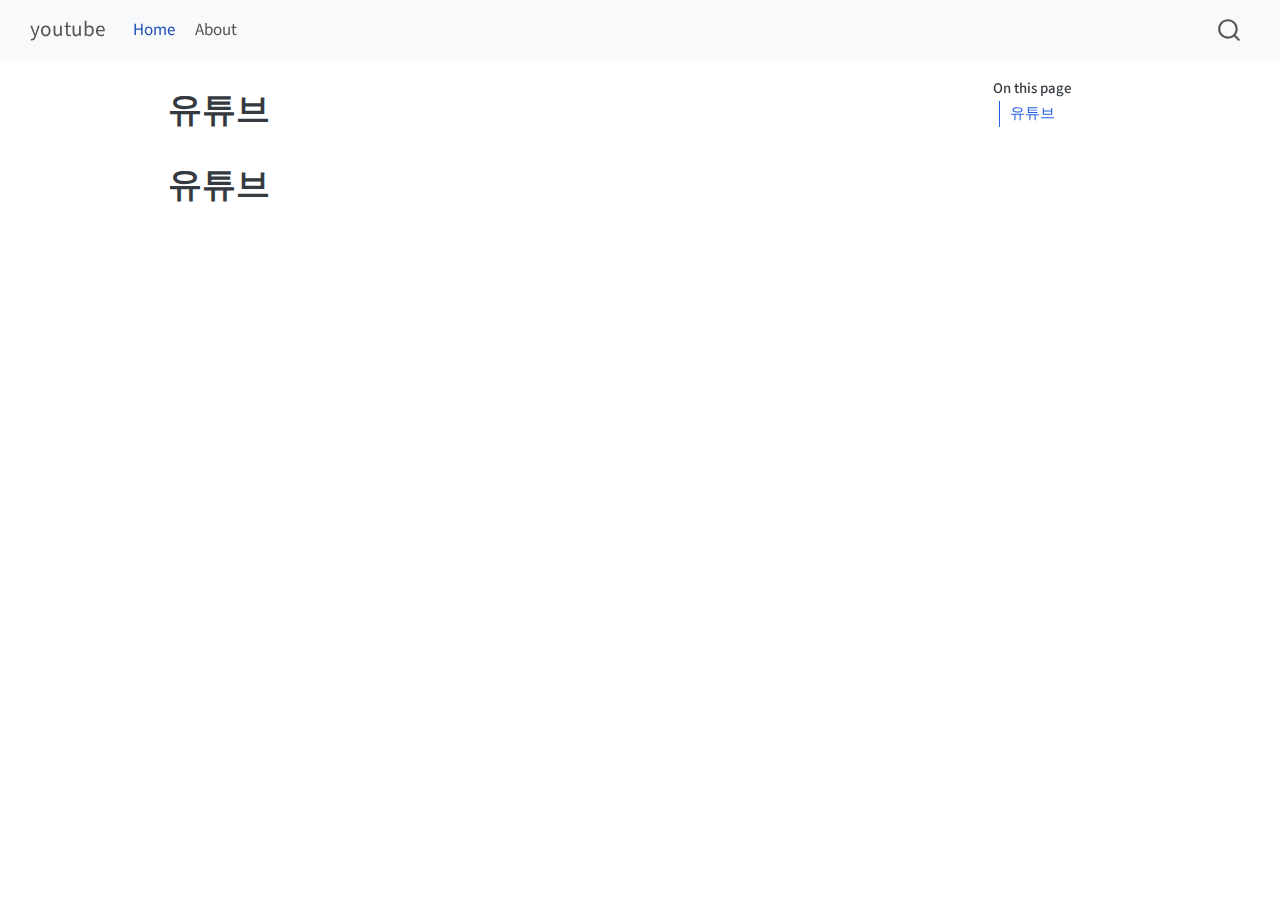
<file: docs/index.html>
<!DOCTYPE html>
<html xmlns="http://www.w3.org/1999/xhtml" lang="en" xml:lang="en"><head>

<meta charset="utf-8">
<meta name="generator" content="quarto-1.4.552">

<meta name="viewport" content="width=device-width, initial-scale=1.0, user-scalable=yes">


<title>youtube - 유튜브</title>
<style>
code{white-space: pre-wrap;}
span.smallcaps{font-variant: small-caps;}
div.columns{display: flex; gap: min(4vw, 1.5em);}
div.column{flex: auto; overflow-x: auto;}
div.hanging-indent{margin-left: 1.5em; text-indent: -1.5em;}
ul.task-list{list-style: none;}
ul.task-list li input[type="checkbox"] {
  width: 0.8em;
  margin: 0 0.8em 0.2em -1em; /* quarto-specific, see https://github.com/quarto-dev/quarto-cli/issues/4556 */ 
  vertical-align: middle;
}
</style>


<script src="site_libs/quarto-nav/quarto-nav.js"></script>
<script src="site_libs/quarto-nav/headroom.min.js"></script>
<script src="site_libs/clipboard/clipboard.min.js"></script>
<script src="site_libs/quarto-search/autocomplete.umd.js"></script>
<script src="site_libs/quarto-search/fuse.min.js"></script>
<script src="site_libs/quarto-search/quarto-search.js"></script>
<meta name="quarto:offset" content="./">
<script src="site_libs/quarto-html/quarto.js"></script>
<script src="site_libs/quarto-html/popper.min.js"></script>
<script src="site_libs/quarto-html/tippy.umd.min.js"></script>
<script src="site_libs/quarto-html/anchor.min.js"></script>
<link href="site_libs/quarto-html/tippy.css" rel="stylesheet">
<link href="site_libs/quarto-html/quarto-syntax-highlighting.css" rel="stylesheet" id="quarto-text-highlighting-styles">
<script src="site_libs/bootstrap/bootstrap.min.js"></script>
<link href="site_libs/bootstrap/bootstrap-icons.css" rel="stylesheet">
<link href="site_libs/bootstrap/bootstrap.min.css" rel="stylesheet" id="quarto-bootstrap" data-mode="light">
<script id="quarto-search-options" type="application/json">{
  "location": "navbar",
  "copy-button": false,
  "collapse-after": 3,
  "panel-placement": "end",
  "type": "overlay",
  "limit": 50,
  "keyboard-shortcut": [
    "f",
    "/",
    "s"
  ],
  "show-item-context": false,
  "language": {
    "search-no-results-text": "No results",
    "search-matching-documents-text": "matching documents",
    "search-copy-link-title": "Copy link to search",
    "search-hide-matches-text": "Hide additional matches",
    "search-more-match-text": "more match in this document",
    "search-more-matches-text": "more matches in this document",
    "search-clear-button-title": "Clear",
    "search-text-placeholder": "",
    "search-detached-cancel-button-title": "Cancel",
    "search-submit-button-title": "Submit",
    "search-label": "Search"
  }
}</script>


<link rel="stylesheet" href="styles.css">
</head>

<body class="nav-fixed">

<div id="quarto-search-results"></div>
  <header id="quarto-header" class="headroom fixed-top">
    <nav class="navbar navbar-expand-lg " data-bs-theme="dark">
      <div class="navbar-container container-fluid">
      <div class="navbar-brand-container mx-auto">
    <a class="navbar-brand" href="./index.html">
    <span class="navbar-title">youtube</span>
    </a>
  </div>
            <div id="quarto-search" class="" title="Search"></div>
          <button class="navbar-toggler" type="button" data-bs-toggle="collapse" data-bs-target="#navbarCollapse" aria-controls="navbarCollapse" aria-expanded="false" aria-label="Toggle navigation" onclick="if (window.quartoToggleHeadroom) { window.quartoToggleHeadroom(); }">
  <span class="navbar-toggler-icon"></span>
</button>
          <div class="collapse navbar-collapse" id="navbarCollapse">
            <ul class="navbar-nav navbar-nav-scroll me-auto">
  <li class="nav-item">
    <a class="nav-link active" href="./index.html" aria-current="page"> 
<span class="menu-text">Home</span></a>
  </li>  
  <li class="nav-item">
    <a class="nav-link" href="./about.html"> 
<span class="menu-text">About</span></a>
  </li>  
</ul>
          </div> <!-- /navcollapse -->
          <div class="quarto-navbar-tools">
</div>
      </div> <!-- /container-fluid -->
    </nav>
</header>
<!-- content -->
<div id="quarto-content" class="quarto-container page-columns page-rows-contents page-layout-article page-navbar">
<!-- sidebar -->
<!-- margin-sidebar -->
    <div id="quarto-margin-sidebar" class="sidebar margin-sidebar">
        <nav id="TOC" role="doc-toc" class="toc-active">
    <h2 id="toc-title">On this page</h2>
   
  <ul>
  <li><a href="#유튜브" id="toc-유튜브" class="nav-link active" data-scroll-target="#유튜브">유튜브</a></li>
  </ul>
</nav>
    </div>
<!-- main -->
<main class="content" id="quarto-document-content">

<header id="title-block-header" class="quarto-title-block default">
<div class="quarto-title">
<h1 class="title">유튜브</h1>
</div>



<div class="quarto-title-meta">

    
  
    
  </div>
  


</header>


<section id="유튜브" class="level1">
<h1>유튜브</h1>


</section>

</main> <!-- /main -->
<script id="quarto-html-after-body" type="application/javascript">
window.document.addEventListener("DOMContentLoaded", function (event) {
  const toggleBodyColorMode = (bsSheetEl) => {
    const mode = bsSheetEl.getAttribute("data-mode");
    const bodyEl = window.document.querySelector("body");
    if (mode === "dark") {
      bodyEl.classList.add("quarto-dark");
      bodyEl.classList.remove("quarto-light");
    } else {
      bodyEl.classList.add("quarto-light");
      bodyEl.classList.remove("quarto-dark");
    }
  }
  const toggleBodyColorPrimary = () => {
    const bsSheetEl = window.document.querySelector("link#quarto-bootstrap");
    if (bsSheetEl) {
      toggleBodyColorMode(bsSheetEl);
    }
  }
  toggleBodyColorPrimary();  
  const icon = "";
  const anchorJS = new window.AnchorJS();
  anchorJS.options = {
    placement: 'right',
    icon: icon
  };
  anchorJS.add('.anchored');
  const isCodeAnnotation = (el) => {
    for (const clz of el.classList) {
      if (clz.startsWith('code-annotation-')) {                     
        return true;
      }
    }
    return false;
  }
  const clipboard = new window.ClipboardJS('.code-copy-button', {
    text: function(trigger) {
      const codeEl = trigger.previousElementSibling.cloneNode(true);
      for (const childEl of codeEl.children) {
        if (isCodeAnnotation(childEl)) {
          childEl.remove();
        }
      }
      return codeEl.innerText;
    }
  });
  clipboard.on('success', function(e) {
    // button target
    const button = e.trigger;
    // don't keep focus
    button.blur();
    // flash "checked"
    button.classList.add('code-copy-button-checked');
    var currentTitle = button.getAttribute("title");
    button.setAttribute("title", "Copied!");
    let tooltip;
    if (window.bootstrap) {
      button.setAttribute("data-bs-toggle", "tooltip");
      button.setAttribute("data-bs-placement", "left");
      button.setAttribute("data-bs-title", "Copied!");
      tooltip = new bootstrap.Tooltip(button, 
        { trigger: "manual", 
          customClass: "code-copy-button-tooltip",
          offset: [0, -8]});
      tooltip.show();    
    }
    setTimeout(function() {
      if (tooltip) {
        tooltip.hide();
        button.removeAttribute("data-bs-title");
        button.removeAttribute("data-bs-toggle");
        button.removeAttribute("data-bs-placement");
      }
      button.setAttribute("title", currentTitle);
      button.classList.remove('code-copy-button-checked');
    }, 1000);
    // clear code selection
    e.clearSelection();
  });
    var localhostRegex = new RegExp(/^(?:http|https):\/\/localhost\:?[0-9]*\//);
    var mailtoRegex = new RegExp(/^mailto:/);
      var filterRegex = new RegExp("https:\/\/36102c4d-69f5-4124-81fe-7430df6fee4b\.netlify\.app\/");
    var isInternal = (href) => {
        return filterRegex.test(href) || localhostRegex.test(href) || mailtoRegex.test(href);
    }
    // Inspect non-navigation links and adorn them if external
 	var links = window.document.querySelectorAll('a[href]:not(.nav-link):not(.navbar-brand):not(.toc-action):not(.sidebar-link):not(.sidebar-item-toggle):not(.pagination-link):not(.no-external):not([aria-hidden]):not(.dropdown-item):not(.quarto-navigation-tool)');
    for (var i=0; i<links.length; i++) {
      const link = links[i];
      if (!isInternal(link.href)) {
        // undo the damage that might have been done by quarto-nav.js in the case of
        // links that we want to consider external
        if (link.dataset.originalHref !== undefined) {
          link.href = link.dataset.originalHref;
        }
      }
    }
  function tippyHover(el, contentFn, onTriggerFn, onUntriggerFn) {
    const config = {
      allowHTML: true,
      maxWidth: 500,
      delay: 100,
      arrow: false,
      appendTo: function(el) {
          return el.parentElement;
      },
      interactive: true,
      interactiveBorder: 10,
      theme: 'quarto',
      placement: 'bottom-start',
    };
    if (contentFn) {
      config.content = contentFn;
    }
    if (onTriggerFn) {
      config.onTrigger = onTriggerFn;
    }
    if (onUntriggerFn) {
      config.onUntrigger = onUntriggerFn;
    }
    window.tippy(el, config); 
  }
  const noterefs = window.document.querySelectorAll('a[role="doc-noteref"]');
  for (var i=0; i<noterefs.length; i++) {
    const ref = noterefs[i];
    tippyHover(ref, function() {
      // use id or data attribute instead here
      let href = ref.getAttribute('data-footnote-href') || ref.getAttribute('href');
      try { href = new URL(href).hash; } catch {}
      const id = href.replace(/^#\/?/, "");
      const note = window.document.getElementById(id);
      if (note) {
        return note.innerHTML;
      } else {
        return "";
      }
    });
  }
  const xrefs = window.document.querySelectorAll('a.quarto-xref');
  const processXRef = (id, note) => {
    // Strip column container classes
    const stripColumnClz = (el) => {
      el.classList.remove("page-full", "page-columns");
      if (el.children) {
        for (const child of el.children) {
          stripColumnClz(child);
        }
      }
    }
    stripColumnClz(note)
    if (id === null || id.startsWith('sec-')) {
      // Special case sections, only their first couple elements
      const container = document.createElement("div");
      if (note.children && note.children.length > 2) {
        container.appendChild(note.children[0].cloneNode(true));
        for (let i = 1; i < note.children.length; i++) {
          const child = note.children[i];
          if (child.tagName === "P" && child.innerText === "") {
            continue;
          } else {
            container.appendChild(child.cloneNode(true));
            break;
          }
        }
        if (window.Quarto?.typesetMath) {
          window.Quarto.typesetMath(container);
        }
        return container.innerHTML
      } else {
        if (window.Quarto?.typesetMath) {
          window.Quarto.typesetMath(note);
        }
        return note.innerHTML;
      }
    } else {
      // Remove any anchor links if they are present
      const anchorLink = note.querySelector('a.anchorjs-link');
      if (anchorLink) {
        anchorLink.remove();
      }
      if (window.Quarto?.typesetMath) {
        window.Quarto.typesetMath(note);
      }
      // TODO in 1.5, we should make sure this works without a callout special case
      if (note.classList.contains("callout")) {
        return note.outerHTML;
      } else {
        return note.innerHTML;
      }
    }
  }
  for (var i=0; i<xrefs.length; i++) {
    const xref = xrefs[i];
    tippyHover(xref, undefined, function(instance) {
      instance.disable();
      let url = xref.getAttribute('href');
      let hash = undefined; 
      if (url.startsWith('#')) {
        hash = url;
      } else {
        try { hash = new URL(url).hash; } catch {}
      }
      if (hash) {
        const id = hash.replace(/^#\/?/, "");
        const note = window.document.getElementById(id);
        if (note !== null) {
          try {
            const html = processXRef(id, note.cloneNode(true));
            instance.setContent(html);
          } finally {
            instance.enable();
            instance.show();
          }
        } else {
          // See if we can fetch this
          fetch(url.split('#')[0])
          .then(res => res.text())
          .then(html => {
            const parser = new DOMParser();
            const htmlDoc = parser.parseFromString(html, "text/html");
            const note = htmlDoc.getElementById(id);
            if (note !== null) {
              const html = processXRef(id, note);
              instance.setContent(html);
            } 
          }).finally(() => {
            instance.enable();
            instance.show();
          });
        }
      } else {
        // See if we can fetch a full url (with no hash to target)
        // This is a special case and we should probably do some content thinning / targeting
        fetch(url)
        .then(res => res.text())
        .then(html => {
          const parser = new DOMParser();
          const htmlDoc = parser.parseFromString(html, "text/html");
          const note = htmlDoc.querySelector('main.content');
          if (note !== null) {
            // This should only happen for chapter cross references
            // (since there is no id in the URL)
            // remove the first header
            if (note.children.length > 0 && note.children[0].tagName === "HEADER") {
              note.children[0].remove();
            }
            const html = processXRef(null, note);
            instance.setContent(html);
          } 
        }).finally(() => {
          instance.enable();
          instance.show();
        });
      }
    }, function(instance) {
    });
  }
      let selectedAnnoteEl;
      const selectorForAnnotation = ( cell, annotation) => {
        let cellAttr = 'data-code-cell="' + cell + '"';
        let lineAttr = 'data-code-annotation="' +  annotation + '"';
        const selector = 'span[' + cellAttr + '][' + lineAttr + ']';
        return selector;
      }
      const selectCodeLines = (annoteEl) => {
        const doc = window.document;
        const targetCell = annoteEl.getAttribute("data-target-cell");
        const targetAnnotation = annoteEl.getAttribute("data-target-annotation");
        const annoteSpan = window.document.querySelector(selectorForAnnotation(targetCell, targetAnnotation));
        const lines = annoteSpan.getAttribute("data-code-lines").split(",");
        const lineIds = lines.map((line) => {
          return targetCell + "-" + line;
        })
        let top = null;
        let height = null;
        let parent = null;
        if (lineIds.length > 0) {
            //compute the position of the single el (top and bottom and make a div)
            const el = window.document.getElementById(lineIds[0]);
            top = el.offsetTop;
            height = el.offsetHeight;
            parent = el.parentElement.parentElement;
          if (lineIds.length > 1) {
            const lastEl = window.document.getElementById(lineIds[lineIds.length - 1]);
            const bottom = lastEl.offsetTop + lastEl.offsetHeight;
            height = bottom - top;
          }
          if (top !== null && height !== null && parent !== null) {
            // cook up a div (if necessary) and position it 
            let div = window.document.getElementById("code-annotation-line-highlight");
            if (div === null) {
              div = window.document.createElement("div");
              div.setAttribute("id", "code-annotation-line-highlight");
              div.style.position = 'absolute';
              parent.appendChild(div);
            }
            div.style.top = top - 2 + "px";
            div.style.height = height + 4 + "px";
            div.style.left = 0;
            let gutterDiv = window.document.getElementById("code-annotation-line-highlight-gutter");
            if (gutterDiv === null) {
              gutterDiv = window.document.createElement("div");
              gutterDiv.setAttribute("id", "code-annotation-line-highlight-gutter");
              gutterDiv.style.position = 'absolute';
              const codeCell = window.document.getElementById(targetCell);
              const gutter = codeCell.querySelector('.code-annotation-gutter');
              gutter.appendChild(gutterDiv);
            }
            gutterDiv.style.top = top - 2 + "px";
            gutterDiv.style.height = height + 4 + "px";
          }
          selectedAnnoteEl = annoteEl;
        }
      };
      const unselectCodeLines = () => {
        const elementsIds = ["code-annotation-line-highlight", "code-annotation-line-highlight-gutter"];
        elementsIds.forEach((elId) => {
          const div = window.document.getElementById(elId);
          if (div) {
            div.remove();
          }
        });
        selectedAnnoteEl = undefined;
      };
        // Handle positioning of the toggle
    window.addEventListener(
      "resize",
      throttle(() => {
        elRect = undefined;
        if (selectedAnnoteEl) {
          selectCodeLines(selectedAnnoteEl);
        }
      }, 10)
    );
    function throttle(fn, ms) {
    let throttle = false;
    let timer;
      return (...args) => {
        if(!throttle) { // first call gets through
            fn.apply(this, args);
            throttle = true;
        } else { // all the others get throttled
            if(timer) clearTimeout(timer); // cancel #2
            timer = setTimeout(() => {
              fn.apply(this, args);
              timer = throttle = false;
            }, ms);
        }
      };
    }
      // Attach click handler to the DT
      const annoteDls = window.document.querySelectorAll('dt[data-target-cell]');
      for (const annoteDlNode of annoteDls) {
        annoteDlNode.addEventListener('click', (event) => {
          const clickedEl = event.target;
          if (clickedEl !== selectedAnnoteEl) {
            unselectCodeLines();
            const activeEl = window.document.querySelector('dt[data-target-cell].code-annotation-active');
            if (activeEl) {
              activeEl.classList.remove('code-annotation-active');
            }
            selectCodeLines(clickedEl);
            clickedEl.classList.add('code-annotation-active');
          } else {
            // Unselect the line
            unselectCodeLines();
            clickedEl.classList.remove('code-annotation-active');
          }
        });
      }
  const findCites = (el) => {
    const parentEl = el.parentElement;
    if (parentEl) {
      const cites = parentEl.dataset.cites;
      if (cites) {
        return {
          el,
          cites: cites.split(' ')
        };
      } else {
        return findCites(el.parentElement)
      }
    } else {
      return undefined;
    }
  };
  var bibliorefs = window.document.querySelectorAll('a[role="doc-biblioref"]');
  for (var i=0; i<bibliorefs.length; i++) {
    const ref = bibliorefs[i];
    const citeInfo = findCites(ref);
    if (citeInfo) {
      tippyHover(citeInfo.el, function() {
        var popup = window.document.createElement('div');
        citeInfo.cites.forEach(function(cite) {
          var citeDiv = window.document.createElement('div');
          citeDiv.classList.add('hanging-indent');
          citeDiv.classList.add('csl-entry');
          var biblioDiv = window.document.getElementById('ref-' + cite);
          if (biblioDiv) {
            citeDiv.innerHTML = biblioDiv.innerHTML;
          }
          popup.appendChild(citeDiv);
        });
        return popup.innerHTML;
      });
    }
  }
});
</script>
</div> <!-- /content -->




</body></html>
</file>
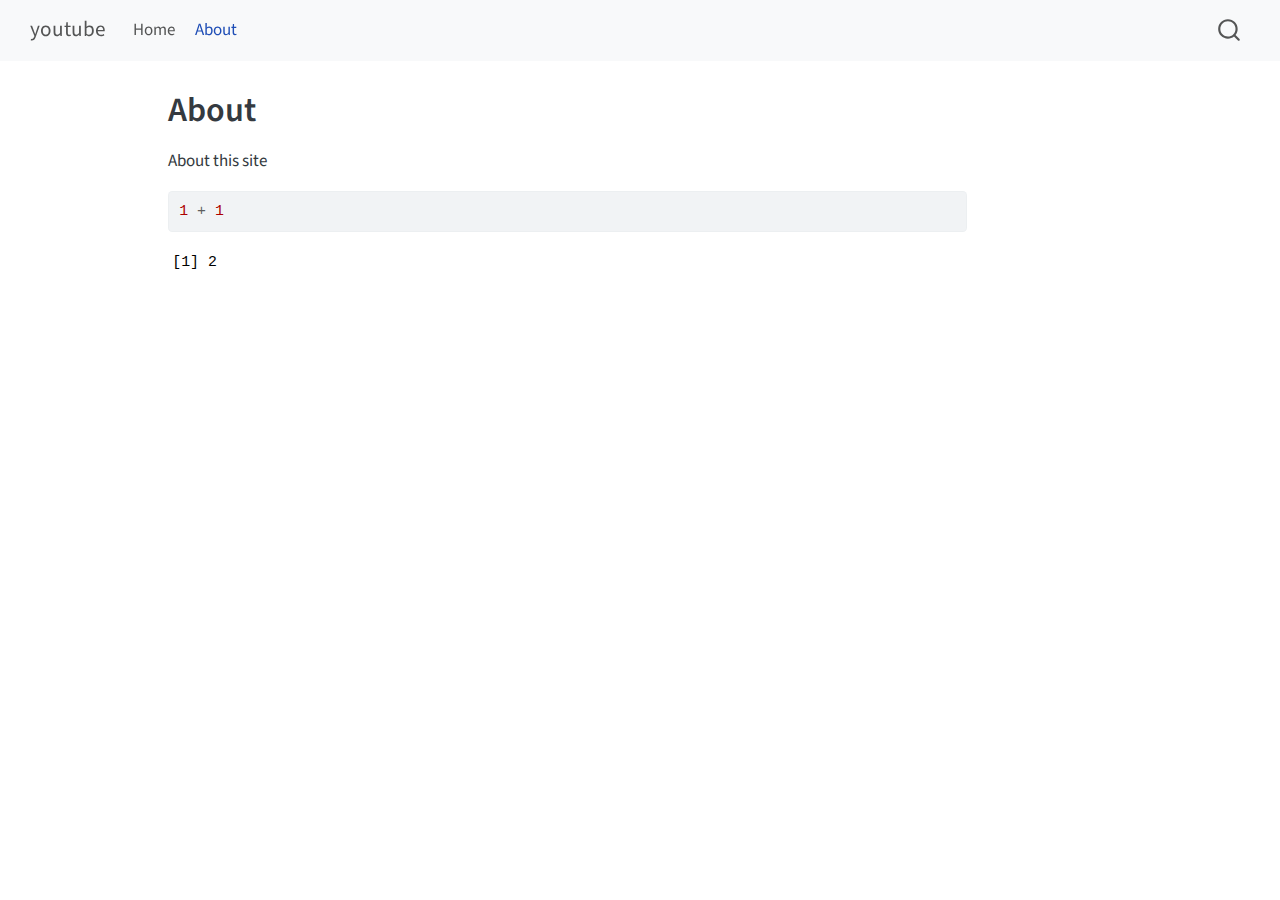
<file: docs/about.html>
<!DOCTYPE html>
<html xmlns="http://www.w3.org/1999/xhtml" lang="en" xml:lang="en"><head>

<meta charset="utf-8">
<meta name="generator" content="quarto-1.4.552">

<meta name="viewport" content="width=device-width, initial-scale=1.0, user-scalable=yes">


<title>youtube - About</title>
<style>
code{white-space: pre-wrap;}
span.smallcaps{font-variant: small-caps;}
div.columns{display: flex; gap: min(4vw, 1.5em);}
div.column{flex: auto; overflow-x: auto;}
div.hanging-indent{margin-left: 1.5em; text-indent: -1.5em;}
ul.task-list{list-style: none;}
ul.task-list li input[type="checkbox"] {
  width: 0.8em;
  margin: 0 0.8em 0.2em -1em; /* quarto-specific, see https://github.com/quarto-dev/quarto-cli/issues/4556 */ 
  vertical-align: middle;
}
/* CSS for syntax highlighting */
pre > code.sourceCode { white-space: pre; position: relative; }
pre > code.sourceCode > span { line-height: 1.25; }
pre > code.sourceCode > span:empty { height: 1.2em; }
.sourceCode { overflow: visible; }
code.sourceCode > span { color: inherit; text-decoration: inherit; }
div.sourceCode { margin: 1em 0; }
pre.sourceCode { margin: 0; }
@media screen {
div.sourceCode { overflow: auto; }
}
@media print {
pre > code.sourceCode { white-space: pre-wrap; }
pre > code.sourceCode > span { text-indent: -5em; padding-left: 5em; }
}
pre.numberSource code
  { counter-reset: source-line 0; }
pre.numberSource code > span
  { position: relative; left: -4em; counter-increment: source-line; }
pre.numberSource code > span > a:first-child::before
  { content: counter(source-line);
    position: relative; left: -1em; text-align: right; vertical-align: baseline;
    border: none; display: inline-block;
    -webkit-touch-callout: none; -webkit-user-select: none;
    -khtml-user-select: none; -moz-user-select: none;
    -ms-user-select: none; user-select: none;
    padding: 0 4px; width: 4em;
  }
pre.numberSource { margin-left: 3em;  padding-left: 4px; }
div.sourceCode
  {   }
@media screen {
pre > code.sourceCode > span > a:first-child::before { text-decoration: underline; }
}
</style>


<script src="site_libs/quarto-nav/quarto-nav.js"></script>
<script src="site_libs/quarto-nav/headroom.min.js"></script>
<script src="site_libs/clipboard/clipboard.min.js"></script>
<script src="site_libs/quarto-search/autocomplete.umd.js"></script>
<script src="site_libs/quarto-search/fuse.min.js"></script>
<script src="site_libs/quarto-search/quarto-search.js"></script>
<meta name="quarto:offset" content="./">
<script src="site_libs/quarto-html/quarto.js"></script>
<script src="site_libs/quarto-html/popper.min.js"></script>
<script src="site_libs/quarto-html/tippy.umd.min.js"></script>
<script src="site_libs/quarto-html/anchor.min.js"></script>
<link href="site_libs/quarto-html/tippy.css" rel="stylesheet">
<link href="site_libs/quarto-html/quarto-syntax-highlighting.css" rel="stylesheet" id="quarto-text-highlighting-styles">
<script src="site_libs/bootstrap/bootstrap.min.js"></script>
<link href="site_libs/bootstrap/bootstrap-icons.css" rel="stylesheet">
<link href="site_libs/bootstrap/bootstrap.min.css" rel="stylesheet" id="quarto-bootstrap" data-mode="light">
<script id="quarto-search-options" type="application/json">{
  "location": "navbar",
  "copy-button": false,
  "collapse-after": 3,
  "panel-placement": "end",
  "type": "overlay",
  "limit": 50,
  "keyboard-shortcut": [
    "f",
    "/",
    "s"
  ],
  "show-item-context": false,
  "language": {
    "search-no-results-text": "No results",
    "search-matching-documents-text": "matching documents",
    "search-copy-link-title": "Copy link to search",
    "search-hide-matches-text": "Hide additional matches",
    "search-more-match-text": "more match in this document",
    "search-more-matches-text": "more matches in this document",
    "search-clear-button-title": "Clear",
    "search-text-placeholder": "",
    "search-detached-cancel-button-title": "Cancel",
    "search-submit-button-title": "Submit",
    "search-label": "Search"
  }
}</script>


<link rel="stylesheet" href="styles.css">
</head>

<body class="nav-fixed">

<div id="quarto-search-results"></div>
  <header id="quarto-header" class="headroom fixed-top">
    <nav class="navbar navbar-expand-lg " data-bs-theme="dark">
      <div class="navbar-container container-fluid">
      <div class="navbar-brand-container mx-auto">
    <a class="navbar-brand" href="./index.html">
    <span class="navbar-title">youtube</span>
    </a>
  </div>
            <div id="quarto-search" class="" title="Search"></div>
          <button class="navbar-toggler" type="button" data-bs-toggle="collapse" data-bs-target="#navbarCollapse" aria-controls="navbarCollapse" aria-expanded="false" aria-label="Toggle navigation" onclick="if (window.quartoToggleHeadroom) { window.quartoToggleHeadroom(); }">
  <span class="navbar-toggler-icon"></span>
</button>
          <div class="collapse navbar-collapse" id="navbarCollapse">
            <ul class="navbar-nav navbar-nav-scroll me-auto">
  <li class="nav-item">
    <a class="nav-link" href="./index.html"> 
<span class="menu-text">Home</span></a>
  </li>  
  <li class="nav-item">
    <a class="nav-link active" href="./about.html" aria-current="page"> 
<span class="menu-text">About</span></a>
  </li>  
</ul>
          </div> <!-- /navcollapse -->
          <div class="quarto-navbar-tools">
</div>
      </div> <!-- /container-fluid -->
    </nav>
</header>
<!-- content -->
<div id="quarto-content" class="quarto-container page-columns page-rows-contents page-layout-article page-navbar">
<!-- sidebar -->
<!-- margin-sidebar -->
    <div id="quarto-margin-sidebar" class="sidebar margin-sidebar">
        
    </div>
<!-- main -->
<main class="content" id="quarto-document-content">

<header id="title-block-header" class="quarto-title-block default">
<div class="quarto-title">
<h1 class="title">About</h1>
</div>



<div class="quarto-title-meta">

    
  
    
  </div>
  


</header>


<p>About this site</p>
<div class="cell">
<div class="sourceCode cell-code" id="cb1"><pre class="sourceCode r code-with-copy"><code class="sourceCode r"><span id="cb1-1"><a href="#cb1-1" aria-hidden="true" tabindex="-1"></a><span class="dv">1</span> <span class="sc">+</span> <span class="dv">1</span></span></code><button title="Copy to Clipboard" class="code-copy-button"><i class="bi"></i></button></pre></div>
<div class="cell-output cell-output-stdout">
<pre><code>[1] 2</code></pre>
</div>
</div>



</main> <!-- /main -->
<script id="quarto-html-after-body" type="application/javascript">
window.document.addEventListener("DOMContentLoaded", function (event) {
  const toggleBodyColorMode = (bsSheetEl) => {
    const mode = bsSheetEl.getAttribute("data-mode");
    const bodyEl = window.document.querySelector("body");
    if (mode === "dark") {
      bodyEl.classList.add("quarto-dark");
      bodyEl.classList.remove("quarto-light");
    } else {
      bodyEl.classList.add("quarto-light");
      bodyEl.classList.remove("quarto-dark");
    }
  }
  const toggleBodyColorPrimary = () => {
    const bsSheetEl = window.document.querySelector("link#quarto-bootstrap");
    if (bsSheetEl) {
      toggleBodyColorMode(bsSheetEl);
    }
  }
  toggleBodyColorPrimary();  
  const icon = "";
  const anchorJS = new window.AnchorJS();
  anchorJS.options = {
    placement: 'right',
    icon: icon
  };
  anchorJS.add('.anchored');
  const isCodeAnnotation = (el) => {
    for (const clz of el.classList) {
      if (clz.startsWith('code-annotation-')) {                     
        return true;
      }
    }
    return false;
  }
  const clipboard = new window.ClipboardJS('.code-copy-button', {
    text: function(trigger) {
      const codeEl = trigger.previousElementSibling.cloneNode(true);
      for (const childEl of codeEl.children) {
        if (isCodeAnnotation(childEl)) {
          childEl.remove();
        }
      }
      return codeEl.innerText;
    }
  });
  clipboard.on('success', function(e) {
    // button target
    const button = e.trigger;
    // don't keep focus
    button.blur();
    // flash "checked"
    button.classList.add('code-copy-button-checked');
    var currentTitle = button.getAttribute("title");
    button.setAttribute("title", "Copied!");
    let tooltip;
    if (window.bootstrap) {
      button.setAttribute("data-bs-toggle", "tooltip");
      button.setAttribute("data-bs-placement", "left");
      button.setAttribute("data-bs-title", "Copied!");
      tooltip = new bootstrap.Tooltip(button, 
        { trigger: "manual", 
          customClass: "code-copy-button-tooltip",
          offset: [0, -8]});
      tooltip.show();    
    }
    setTimeout(function() {
      if (tooltip) {
        tooltip.hide();
        button.removeAttribute("data-bs-title");
        button.removeAttribute("data-bs-toggle");
        button.removeAttribute("data-bs-placement");
      }
      button.setAttribute("title", currentTitle);
      button.classList.remove('code-copy-button-checked');
    }, 1000);
    // clear code selection
    e.clearSelection();
  });
    var localhostRegex = new RegExp(/^(?:http|https):\/\/localhost\:?[0-9]*\//);
    var mailtoRegex = new RegExp(/^mailto:/);
      var filterRegex = new RegExp("https:\/\/36102c4d-69f5-4124-81fe-7430df6fee4b\.netlify\.app\/");
    var isInternal = (href) => {
        return filterRegex.test(href) || localhostRegex.test(href) || mailtoRegex.test(href);
    }
    // Inspect non-navigation links and adorn them if external
 	var links = window.document.querySelectorAll('a[href]:not(.nav-link):not(.navbar-brand):not(.toc-action):not(.sidebar-link):not(.sidebar-item-toggle):not(.pagination-link):not(.no-external):not([aria-hidden]):not(.dropdown-item):not(.quarto-navigation-tool)');
    for (var i=0; i<links.length; i++) {
      const link = links[i];
      if (!isInternal(link.href)) {
        // undo the damage that might have been done by quarto-nav.js in the case of
        // links that we want to consider external
        if (link.dataset.originalHref !== undefined) {
          link.href = link.dataset.originalHref;
        }
      }
    }
  function tippyHover(el, contentFn, onTriggerFn, onUntriggerFn) {
    const config = {
      allowHTML: true,
      maxWidth: 500,
      delay: 100,
      arrow: false,
      appendTo: function(el) {
          return el.parentElement;
      },
      interactive: true,
      interactiveBorder: 10,
      theme: 'quarto',
      placement: 'bottom-start',
    };
    if (contentFn) {
      config.content = contentFn;
    }
    if (onTriggerFn) {
      config.onTrigger = onTriggerFn;
    }
    if (onUntriggerFn) {
      config.onUntrigger = onUntriggerFn;
    }
    window.tippy(el, config); 
  }
  const noterefs = window.document.querySelectorAll('a[role="doc-noteref"]');
  for (var i=0; i<noterefs.length; i++) {
    const ref = noterefs[i];
    tippyHover(ref, function() {
      // use id or data attribute instead here
      let href = ref.getAttribute('data-footnote-href') || ref.getAttribute('href');
      try { href = new URL(href).hash; } catch {}
      const id = href.replace(/^#\/?/, "");
      const note = window.document.getElementById(id);
      if (note) {
        return note.innerHTML;
      } else {
        return "";
      }
    });
  }
  const xrefs = window.document.querySelectorAll('a.quarto-xref');
  const processXRef = (id, note) => {
    // Strip column container classes
    const stripColumnClz = (el) => {
      el.classList.remove("page-full", "page-columns");
      if (el.children) {
        for (const child of el.children) {
          stripColumnClz(child);
        }
      }
    }
    stripColumnClz(note)
    if (id === null || id.startsWith('sec-')) {
      // Special case sections, only their first couple elements
      const container = document.createElement("div");
      if (note.children && note.children.length > 2) {
        container.appendChild(note.children[0].cloneNode(true));
        for (let i = 1; i < note.children.length; i++) {
          const child = note.children[i];
          if (child.tagName === "P" && child.innerText === "") {
            continue;
          } else {
            container.appendChild(child.cloneNode(true));
            break;
          }
        }
        if (window.Quarto?.typesetMath) {
          window.Quarto.typesetMath(container);
        }
        return container.innerHTML
      } else {
        if (window.Quarto?.typesetMath) {
          window.Quarto.typesetMath(note);
        }
        return note.innerHTML;
      }
    } else {
      // Remove any anchor links if they are present
      const anchorLink = note.querySelector('a.anchorjs-link');
      if (anchorLink) {
        anchorLink.remove();
      }
      if (window.Quarto?.typesetMath) {
        window.Quarto.typesetMath(note);
      }
      // TODO in 1.5, we should make sure this works without a callout special case
      if (note.classList.contains("callout")) {
        return note.outerHTML;
      } else {
        return note.innerHTML;
      }
    }
  }
  for (var i=0; i<xrefs.length; i++) {
    const xref = xrefs[i];
    tippyHover(xref, undefined, function(instance) {
      instance.disable();
      let url = xref.getAttribute('href');
      let hash = undefined; 
      if (url.startsWith('#')) {
        hash = url;
      } else {
        try { hash = new URL(url).hash; } catch {}
      }
      if (hash) {
        const id = hash.replace(/^#\/?/, "");
        const note = window.document.getElementById(id);
        if (note !== null) {
          try {
            const html = processXRef(id, note.cloneNode(true));
            instance.setContent(html);
          } finally {
            instance.enable();
            instance.show();
          }
        } else {
          // See if we can fetch this
          fetch(url.split('#')[0])
          .then(res => res.text())
          .then(html => {
            const parser = new DOMParser();
            const htmlDoc = parser.parseFromString(html, "text/html");
            const note = htmlDoc.getElementById(id);
            if (note !== null) {
              const html = processXRef(id, note);
              instance.setContent(html);
            } 
          }).finally(() => {
            instance.enable();
            instance.show();
          });
        }
      } else {
        // See if we can fetch a full url (with no hash to target)
        // This is a special case and we should probably do some content thinning / targeting
        fetch(url)
        .then(res => res.text())
        .then(html => {
          const parser = new DOMParser();
          const htmlDoc = parser.parseFromString(html, "text/html");
          const note = htmlDoc.querySelector('main.content');
          if (note !== null) {
            // This should only happen for chapter cross references
            // (since there is no id in the URL)
            // remove the first header
            if (note.children.length > 0 && note.children[0].tagName === "HEADER") {
              note.children[0].remove();
            }
            const html = processXRef(null, note);
            instance.setContent(html);
          } 
        }).finally(() => {
          instance.enable();
          instance.show();
        });
      }
    }, function(instance) {
    });
  }
      let selectedAnnoteEl;
      const selectorForAnnotation = ( cell, annotation) => {
        let cellAttr = 'data-code-cell="' + cell + '"';
        let lineAttr = 'data-code-annotation="' +  annotation + '"';
        const selector = 'span[' + cellAttr + '][' + lineAttr + ']';
        return selector;
      }
      const selectCodeLines = (annoteEl) => {
        const doc = window.document;
        const targetCell = annoteEl.getAttribute("data-target-cell");
        const targetAnnotation = annoteEl.getAttribute("data-target-annotation");
        const annoteSpan = window.document.querySelector(selectorForAnnotation(targetCell, targetAnnotation));
        const lines = annoteSpan.getAttribute("data-code-lines").split(",");
        const lineIds = lines.map((line) => {
          return targetCell + "-" + line;
        })
        let top = null;
        let height = null;
        let parent = null;
        if (lineIds.length > 0) {
            //compute the position of the single el (top and bottom and make a div)
            const el = window.document.getElementById(lineIds[0]);
            top = el.offsetTop;
            height = el.offsetHeight;
            parent = el.parentElement.parentElement;
          if (lineIds.length > 1) {
            const lastEl = window.document.getElementById(lineIds[lineIds.length - 1]);
            const bottom = lastEl.offsetTop + lastEl.offsetHeight;
            height = bottom - top;
          }
          if (top !== null && height !== null && parent !== null) {
            // cook up a div (if necessary) and position it 
            let div = window.document.getElementById("code-annotation-line-highlight");
            if (div === null) {
              div = window.document.createElement("div");
              div.setAttribute("id", "code-annotation-line-highlight");
              div.style.position = 'absolute';
              parent.appendChild(div);
            }
            div.style.top = top - 2 + "px";
            div.style.height = height + 4 + "px";
            div.style.left = 0;
            let gutterDiv = window.document.getElementById("code-annotation-line-highlight-gutter");
            if (gutterDiv === null) {
              gutterDiv = window.document.createElement("div");
              gutterDiv.setAttribute("id", "code-annotation-line-highlight-gutter");
              gutterDiv.style.position = 'absolute';
              const codeCell = window.document.getElementById(targetCell);
              const gutter = codeCell.querySelector('.code-annotation-gutter');
              gutter.appendChild(gutterDiv);
            }
            gutterDiv.style.top = top - 2 + "px";
            gutterDiv.style.height = height + 4 + "px";
          }
          selectedAnnoteEl = annoteEl;
        }
      };
      const unselectCodeLines = () => {
        const elementsIds = ["code-annotation-line-highlight", "code-annotation-line-highlight-gutter"];
        elementsIds.forEach((elId) => {
          const div = window.document.getElementById(elId);
          if (div) {
            div.remove();
          }
        });
        selectedAnnoteEl = undefined;
      };
        // Handle positioning of the toggle
    window.addEventListener(
      "resize",
      throttle(() => {
        elRect = undefined;
        if (selectedAnnoteEl) {
          selectCodeLines(selectedAnnoteEl);
        }
      }, 10)
    );
    function throttle(fn, ms) {
    let throttle = false;
    let timer;
      return (...args) => {
        if(!throttle) { // first call gets through
            fn.apply(this, args);
            throttle = true;
        } else { // all the others get throttled
            if(timer) clearTimeout(timer); // cancel #2
            timer = setTimeout(() => {
              fn.apply(this, args);
              timer = throttle = false;
            }, ms);
        }
      };
    }
      // Attach click handler to the DT
      const annoteDls = window.document.querySelectorAll('dt[data-target-cell]');
      for (const annoteDlNode of annoteDls) {
        annoteDlNode.addEventListener('click', (event) => {
          const clickedEl = event.target;
          if (clickedEl !== selectedAnnoteEl) {
            unselectCodeLines();
            const activeEl = window.document.querySelector('dt[data-target-cell].code-annotation-active');
            if (activeEl) {
              activeEl.classList.remove('code-annotation-active');
            }
            selectCodeLines(clickedEl);
            clickedEl.classList.add('code-annotation-active');
          } else {
            // Unselect the line
            unselectCodeLines();
            clickedEl.classList.remove('code-annotation-active');
          }
        });
      }
  const findCites = (el) => {
    const parentEl = el.parentElement;
    if (parentEl) {
      const cites = parentEl.dataset.cites;
      if (cites) {
        return {
          el,
          cites: cites.split(' ')
        };
      } else {
        return findCites(el.parentElement)
      }
    } else {
      return undefined;
    }
  };
  var bibliorefs = window.document.querySelectorAll('a[role="doc-biblioref"]');
  for (var i=0; i<bibliorefs.length; i++) {
    const ref = bibliorefs[i];
    const citeInfo = findCites(ref);
    if (citeInfo) {
      tippyHover(citeInfo.el, function() {
        var popup = window.document.createElement('div');
        citeInfo.cites.forEach(function(cite) {
          var citeDiv = window.document.createElement('div');
          citeDiv.classList.add('hanging-indent');
          citeDiv.classList.add('csl-entry');
          var biblioDiv = window.document.getElementById('ref-' + cite);
          if (biblioDiv) {
            citeDiv.innerHTML = biblioDiv.innerHTML;
          }
          popup.appendChild(citeDiv);
        });
        return popup.innerHTML;
      });
    }
  }
});
</script>
</div> <!-- /content -->




</body></html>
</file>
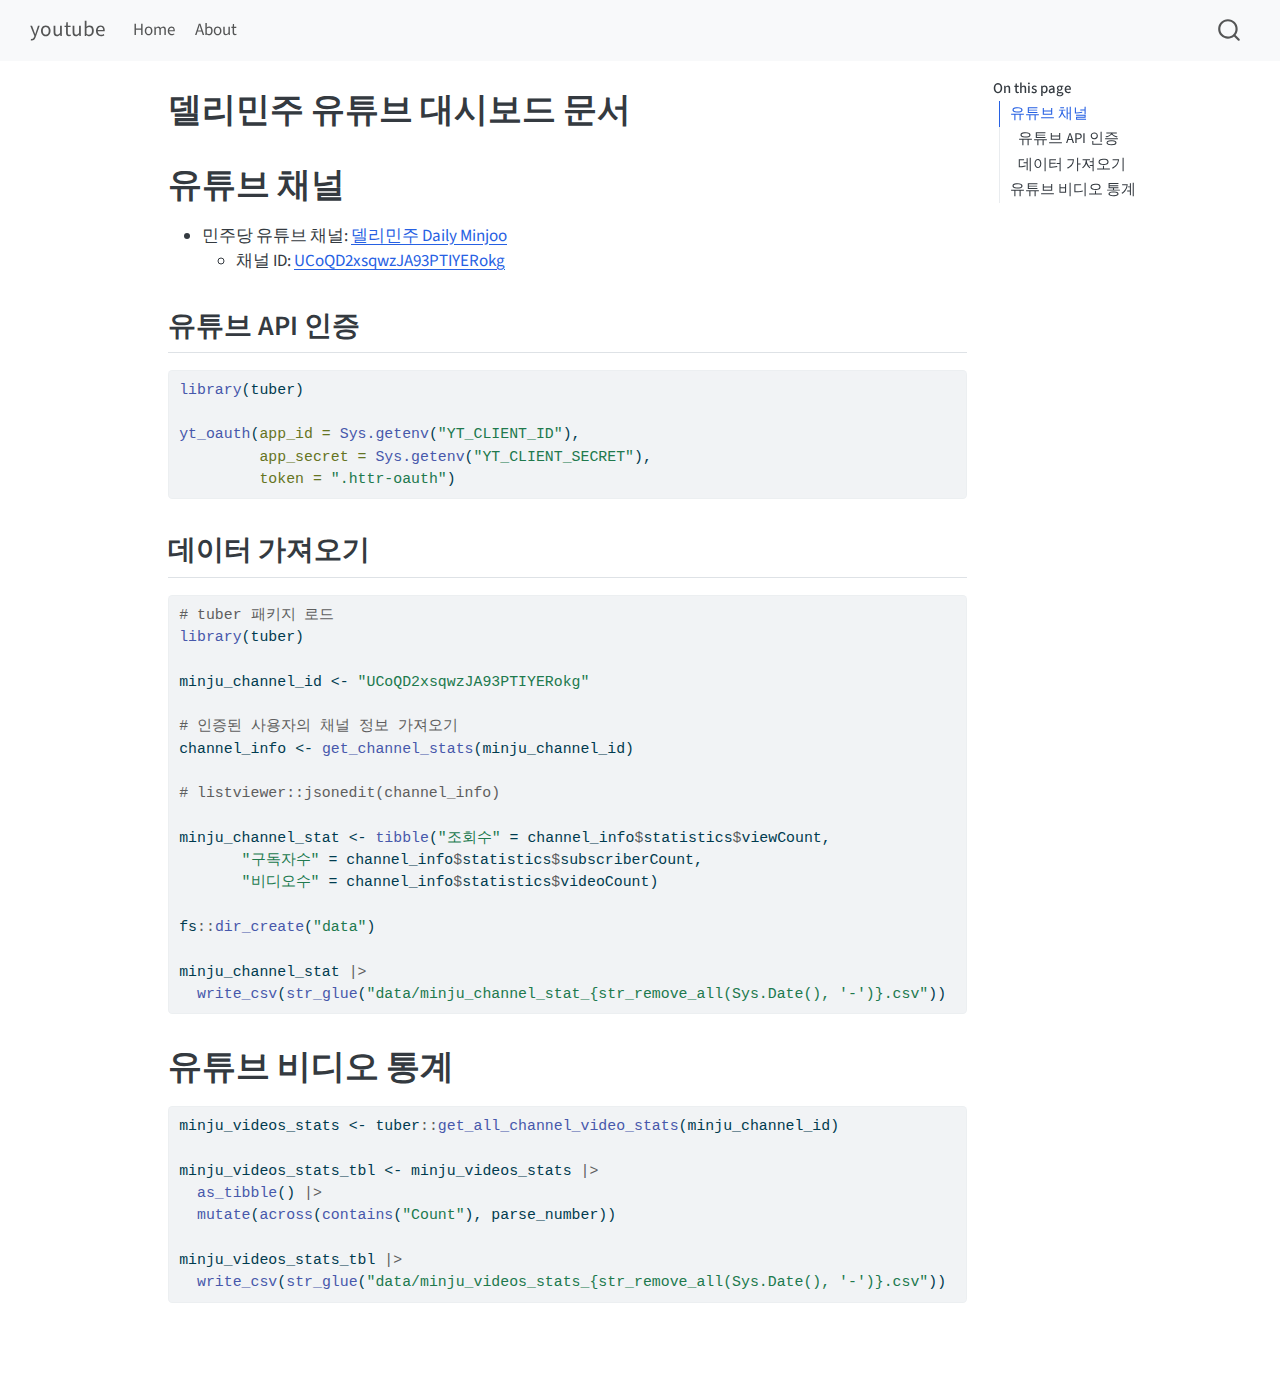
<file: docs/document.html>
<!DOCTYPE html>
<html xmlns="http://www.w3.org/1999/xhtml" lang="en" xml:lang="en"><head>

<meta charset="utf-8">
<meta name="generator" content="quarto-1.4.552">

<meta name="viewport" content="width=device-width, initial-scale=1.0, user-scalable=yes">


<title>youtube - 델리민주 유튜브 대시보드 문서</title>
<style>
code{white-space: pre-wrap;}
span.smallcaps{font-variant: small-caps;}
div.columns{display: flex; gap: min(4vw, 1.5em);}
div.column{flex: auto; overflow-x: auto;}
div.hanging-indent{margin-left: 1.5em; text-indent: -1.5em;}
ul.task-list{list-style: none;}
ul.task-list li input[type="checkbox"] {
  width: 0.8em;
  margin: 0 0.8em 0.2em -1em; /* quarto-specific, see https://github.com/quarto-dev/quarto-cli/issues/4556 */ 
  vertical-align: middle;
}
/* CSS for syntax highlighting */
pre > code.sourceCode { white-space: pre; position: relative; }
pre > code.sourceCode > span { line-height: 1.25; }
pre > code.sourceCode > span:empty { height: 1.2em; }
.sourceCode { overflow: visible; }
code.sourceCode > span { color: inherit; text-decoration: inherit; }
div.sourceCode { margin: 1em 0; }
pre.sourceCode { margin: 0; }
@media screen {
div.sourceCode { overflow: auto; }
}
@media print {
pre > code.sourceCode { white-space: pre-wrap; }
pre > code.sourceCode > span { text-indent: -5em; padding-left: 5em; }
}
pre.numberSource code
  { counter-reset: source-line 0; }
pre.numberSource code > span
  { position: relative; left: -4em; counter-increment: source-line; }
pre.numberSource code > span > a:first-child::before
  { content: counter(source-line);
    position: relative; left: -1em; text-align: right; vertical-align: baseline;
    border: none; display: inline-block;
    -webkit-touch-callout: none; -webkit-user-select: none;
    -khtml-user-select: none; -moz-user-select: none;
    -ms-user-select: none; user-select: none;
    padding: 0 4px; width: 4em;
  }
pre.numberSource { margin-left: 3em;  padding-left: 4px; }
div.sourceCode
  {   }
@media screen {
pre > code.sourceCode > span > a:first-child::before { text-decoration: underline; }
}
</style>


<script src="site_libs/quarto-nav/quarto-nav.js"></script>
<script src="site_libs/quarto-nav/headroom.min.js"></script>
<script src="site_libs/clipboard/clipboard.min.js"></script>
<script src="site_libs/quarto-search/autocomplete.umd.js"></script>
<script src="site_libs/quarto-search/fuse.min.js"></script>
<script src="site_libs/quarto-search/quarto-search.js"></script>
<meta name="quarto:offset" content="./">
<script src="site_libs/quarto-html/quarto.js"></script>
<script src="site_libs/quarto-html/popper.min.js"></script>
<script src="site_libs/quarto-html/tippy.umd.min.js"></script>
<script src="site_libs/quarto-html/anchor.min.js"></script>
<link href="site_libs/quarto-html/tippy.css" rel="stylesheet">
<link href="site_libs/quarto-html/quarto-syntax-highlighting.css" rel="stylesheet" id="quarto-text-highlighting-styles">
<script src="site_libs/bootstrap/bootstrap.min.js"></script>
<link href="site_libs/bootstrap/bootstrap-icons.css" rel="stylesheet">
<link href="site_libs/bootstrap/bootstrap.min.css" rel="stylesheet" id="quarto-bootstrap" data-mode="light">
<script id="quarto-search-options" type="application/json">{
  "location": "navbar",
  "copy-button": false,
  "collapse-after": 3,
  "panel-placement": "end",
  "type": "overlay",
  "limit": 50,
  "keyboard-shortcut": [
    "f",
    "/",
    "s"
  ],
  "show-item-context": false,
  "language": {
    "search-no-results-text": "No results",
    "search-matching-documents-text": "matching documents",
    "search-copy-link-title": "Copy link to search",
    "search-hide-matches-text": "Hide additional matches",
    "search-more-match-text": "more match in this document",
    "search-more-matches-text": "more matches in this document",
    "search-clear-button-title": "Clear",
    "search-text-placeholder": "",
    "search-detached-cancel-button-title": "Cancel",
    "search-submit-button-title": "Submit",
    "search-label": "Search"
  }
}</script>


<link rel="stylesheet" href="styles.css">
</head>

<body class="nav-fixed">

<div id="quarto-search-results"></div>
  <header id="quarto-header" class="headroom fixed-top">
    <nav class="navbar navbar-expand-lg " data-bs-theme="dark">
      <div class="navbar-container container-fluid">
      <div class="navbar-brand-container mx-auto">
    <a class="navbar-brand" href="./index.html">
    <span class="navbar-title">youtube</span>
    </a>
  </div>
            <div id="quarto-search" class="" title="Search"></div>
          <button class="navbar-toggler" type="button" data-bs-toggle="collapse" data-bs-target="#navbarCollapse" aria-controls="navbarCollapse" aria-expanded="false" aria-label="Toggle navigation" onclick="if (window.quartoToggleHeadroom) { window.quartoToggleHeadroom(); }">
  <span class="navbar-toggler-icon"></span>
</button>
          <div class="collapse navbar-collapse" id="navbarCollapse">
            <ul class="navbar-nav navbar-nav-scroll me-auto">
  <li class="nav-item">
    <a class="nav-link" href="./index.html"> 
<span class="menu-text">Home</span></a>
  </li>  
  <li class="nav-item">
    <a class="nav-link" href="./about.html"> 
<span class="menu-text">About</span></a>
  </li>  
</ul>
          </div> <!-- /navcollapse -->
          <div class="quarto-navbar-tools">
</div>
      </div> <!-- /container-fluid -->
    </nav>
</header>
<!-- content -->
<div id="quarto-content" class="quarto-container page-columns page-rows-contents page-layout-article page-navbar">
<!-- sidebar -->
<!-- margin-sidebar -->
    <div id="quarto-margin-sidebar" class="sidebar margin-sidebar">
        <nav id="TOC" role="doc-toc" class="toc-active">
    <h2 id="toc-title">On this page</h2>
   
  <ul>
  <li><a href="#유튜브-채널" id="toc-유튜브-채널" class="nav-link active" data-scroll-target="#유튜브-채널">유튜브 채널</a>
  <ul class="collapse">
  <li><a href="#유튜브-api-인증" id="toc-유튜브-api-인증" class="nav-link" data-scroll-target="#유튜브-api-인증">유튜브 API 인증</a></li>
  <li><a href="#데이터-가져오기" id="toc-데이터-가져오기" class="nav-link" data-scroll-target="#데이터-가져오기">데이터 가져오기</a></li>
  </ul></li>
  <li><a href="#유튜브-비디오-통계" id="toc-유튜브-비디오-통계" class="nav-link" data-scroll-target="#유튜브-비디오-통계">유튜브 비디오 통계</a></li>
  </ul>
</nav>
    </div>
<!-- main -->
<main class="content" id="quarto-document-content">

<header id="title-block-header" class="quarto-title-block default">
<div class="quarto-title">
<h1 class="title">델리민주 유튜브 대시보드 문서</h1>
</div>



<div class="quarto-title-meta">

    
  
    
  </div>
  


</header>


<section id="유튜브-채널" class="level1">
<h1>유튜브 채널</h1>
<ul>
<li>민주당 유튜브 채널: <a href="https://www.youtube.com/@dailyminjoo">델리민주 Daily Minjoo</a>
<ul>
<li>채널 ID: <a href="https://www.youtube.com/channel/UCoQD2xsqwzJA93PTIYERokg">UCoQD2xsqwzJA93PTIYERokg</a></li>
</ul></li>
</ul>
<section id="유튜브-api-인증" class="level2">
<h2 class="anchored" data-anchor-id="유튜브-api-인증">유튜브 API 인증</h2>
<div class="cell">
<div class="sourceCode cell-code" id="cb1"><pre class="sourceCode r code-with-copy"><code class="sourceCode r"><span id="cb1-1"><a href="#cb1-1" aria-hidden="true" tabindex="-1"></a><span class="fu">library</span>(tuber)</span>
<span id="cb1-2"><a href="#cb1-2" aria-hidden="true" tabindex="-1"></a></span>
<span id="cb1-3"><a href="#cb1-3" aria-hidden="true" tabindex="-1"></a><span class="fu">yt_oauth</span>(<span class="at">app_id =</span> <span class="fu">Sys.getenv</span>(<span class="st">"YT_CLIENT_ID"</span>), </span>
<span id="cb1-4"><a href="#cb1-4" aria-hidden="true" tabindex="-1"></a>         <span class="at">app_secret =</span> <span class="fu">Sys.getenv</span>(<span class="st">"YT_CLIENT_SECRET"</span>),</span>
<span id="cb1-5"><a href="#cb1-5" aria-hidden="true" tabindex="-1"></a>         <span class="at">token =</span> <span class="st">".httr-oauth"</span>)</span></code><button title="Copy to Clipboard" class="code-copy-button"><i class="bi"></i></button></pre></div>
</div>
</section>
<section id="데이터-가져오기" class="level2">
<h2 class="anchored" data-anchor-id="데이터-가져오기">데이터 가져오기</h2>
<div class="cell">
<div class="sourceCode cell-code" id="cb2"><pre class="sourceCode r code-with-copy"><code class="sourceCode r"><span id="cb2-1"><a href="#cb2-1" aria-hidden="true" tabindex="-1"></a><span class="co"># tuber 패키지 로드</span></span>
<span id="cb2-2"><a href="#cb2-2" aria-hidden="true" tabindex="-1"></a><span class="fu">library</span>(tuber)</span>
<span id="cb2-3"><a href="#cb2-3" aria-hidden="true" tabindex="-1"></a></span>
<span id="cb2-4"><a href="#cb2-4" aria-hidden="true" tabindex="-1"></a>minju_channel_id <span class="ot">&lt;-</span> <span class="st">"UCoQD2xsqwzJA93PTIYERokg"</span></span>
<span id="cb2-5"><a href="#cb2-5" aria-hidden="true" tabindex="-1"></a></span>
<span id="cb2-6"><a href="#cb2-6" aria-hidden="true" tabindex="-1"></a><span class="co"># 인증된 사용자의 채널 정보 가져오기</span></span>
<span id="cb2-7"><a href="#cb2-7" aria-hidden="true" tabindex="-1"></a>channel_info <span class="ot">&lt;-</span> <span class="fu">get_channel_stats</span>(minju_channel_id)</span>
<span id="cb2-8"><a href="#cb2-8" aria-hidden="true" tabindex="-1"></a></span>
<span id="cb2-9"><a href="#cb2-9" aria-hidden="true" tabindex="-1"></a><span class="co"># listviewer::jsonedit(channel_info)</span></span>
<span id="cb2-10"><a href="#cb2-10" aria-hidden="true" tabindex="-1"></a></span>
<span id="cb2-11"><a href="#cb2-11" aria-hidden="true" tabindex="-1"></a>minju_channel_stat <span class="ot">&lt;-</span> <span class="fu">tibble</span>(<span class="st">"조회수"</span> <span class="ot">=</span> channel_info<span class="sc">$</span>statistics<span class="sc">$</span>viewCount,</span>
<span id="cb2-12"><a href="#cb2-12" aria-hidden="true" tabindex="-1"></a>       <span class="st">"구독자수"</span> <span class="ot">=</span> channel_info<span class="sc">$</span>statistics<span class="sc">$</span>subscriberCount,</span>
<span id="cb2-13"><a href="#cb2-13" aria-hidden="true" tabindex="-1"></a>       <span class="st">"비디오수"</span> <span class="ot">=</span> channel_info<span class="sc">$</span>statistics<span class="sc">$</span>videoCount)</span>
<span id="cb2-14"><a href="#cb2-14" aria-hidden="true" tabindex="-1"></a></span>
<span id="cb2-15"><a href="#cb2-15" aria-hidden="true" tabindex="-1"></a>fs<span class="sc">::</span><span class="fu">dir_create</span>(<span class="st">"data"</span>)</span>
<span id="cb2-16"><a href="#cb2-16" aria-hidden="true" tabindex="-1"></a></span>
<span id="cb2-17"><a href="#cb2-17" aria-hidden="true" tabindex="-1"></a>minju_channel_stat <span class="sc">|&gt;</span> </span>
<span id="cb2-18"><a href="#cb2-18" aria-hidden="true" tabindex="-1"></a>  <span class="fu">write_csv</span>(<span class="fu">str_glue</span>(<span class="st">"data/minju_channel_stat_{str_remove_all(Sys.Date(), '-')}.csv"</span>))</span></code><button title="Copy to Clipboard" class="code-copy-button"><i class="bi"></i></button></pre></div>
</div>
</section>
</section>
<section id="유튜브-비디오-통계" class="level1">
<h1>유튜브 비디오 통계</h1>
<div class="cell">
<div class="sourceCode cell-code" id="cb3"><pre class="sourceCode r code-with-copy"><code class="sourceCode r"><span id="cb3-1"><a href="#cb3-1" aria-hidden="true" tabindex="-1"></a>minju_videos_stats <span class="ot">&lt;-</span> tuber<span class="sc">::</span><span class="fu">get_all_channel_video_stats</span>(minju_channel_id)</span>
<span id="cb3-2"><a href="#cb3-2" aria-hidden="true" tabindex="-1"></a></span>
<span id="cb3-3"><a href="#cb3-3" aria-hidden="true" tabindex="-1"></a>minju_videos_stats_tbl <span class="ot">&lt;-</span> minju_videos_stats <span class="sc">|&gt;</span> </span>
<span id="cb3-4"><a href="#cb3-4" aria-hidden="true" tabindex="-1"></a>  <span class="fu">as_tibble</span>() <span class="sc">|&gt;</span> </span>
<span id="cb3-5"><a href="#cb3-5" aria-hidden="true" tabindex="-1"></a>  <span class="fu">mutate</span>(<span class="fu">across</span>(<span class="fu">contains</span>(<span class="st">"Count"</span>), parse_number))</span>
<span id="cb3-6"><a href="#cb3-6" aria-hidden="true" tabindex="-1"></a></span>
<span id="cb3-7"><a href="#cb3-7" aria-hidden="true" tabindex="-1"></a>minju_videos_stats_tbl <span class="sc">|&gt;</span> </span>
<span id="cb3-8"><a href="#cb3-8" aria-hidden="true" tabindex="-1"></a>  <span class="fu">write_csv</span>(<span class="fu">str_glue</span>(<span class="st">"data/minju_videos_stats_{str_remove_all(Sys.Date(), '-')}.csv"</span>))</span></code><button title="Copy to Clipboard" class="code-copy-button"><i class="bi"></i></button></pre></div>
</div>


</section>

</main> <!-- /main -->
<script id="quarto-html-after-body" type="application/javascript">
window.document.addEventListener("DOMContentLoaded", function (event) {
  const toggleBodyColorMode = (bsSheetEl) => {
    const mode = bsSheetEl.getAttribute("data-mode");
    const bodyEl = window.document.querySelector("body");
    if (mode === "dark") {
      bodyEl.classList.add("quarto-dark");
      bodyEl.classList.remove("quarto-light");
    } else {
      bodyEl.classList.add("quarto-light");
      bodyEl.classList.remove("quarto-dark");
    }
  }
  const toggleBodyColorPrimary = () => {
    const bsSheetEl = window.document.querySelector("link#quarto-bootstrap");
    if (bsSheetEl) {
      toggleBodyColorMode(bsSheetEl);
    }
  }
  toggleBodyColorPrimary();  
  const icon = "";
  const anchorJS = new window.AnchorJS();
  anchorJS.options = {
    placement: 'right',
    icon: icon
  };
  anchorJS.add('.anchored');
  const isCodeAnnotation = (el) => {
    for (const clz of el.classList) {
      if (clz.startsWith('code-annotation-')) {                     
        return true;
      }
    }
    return false;
  }
  const clipboard = new window.ClipboardJS('.code-copy-button', {
    text: function(trigger) {
      const codeEl = trigger.previousElementSibling.cloneNode(true);
      for (const childEl of codeEl.children) {
        if (isCodeAnnotation(childEl)) {
          childEl.remove();
        }
      }
      return codeEl.innerText;
    }
  });
  clipboard.on('success', function(e) {
    // button target
    const button = e.trigger;
    // don't keep focus
    button.blur();
    // flash "checked"
    button.classList.add('code-copy-button-checked');
    var currentTitle = button.getAttribute("title");
    button.setAttribute("title", "Copied!");
    let tooltip;
    if (window.bootstrap) {
      button.setAttribute("data-bs-toggle", "tooltip");
      button.setAttribute("data-bs-placement", "left");
      button.setAttribute("data-bs-title", "Copied!");
      tooltip = new bootstrap.Tooltip(button, 
        { trigger: "manual", 
          customClass: "code-copy-button-tooltip",
          offset: [0, -8]});
      tooltip.show();    
    }
    setTimeout(function() {
      if (tooltip) {
        tooltip.hide();
        button.removeAttribute("data-bs-title");
        button.removeAttribute("data-bs-toggle");
        button.removeAttribute("data-bs-placement");
      }
      button.setAttribute("title", currentTitle);
      button.classList.remove('code-copy-button-checked');
    }, 1000);
    // clear code selection
    e.clearSelection();
  });
    var localhostRegex = new RegExp(/^(?:http|https):\/\/localhost\:?[0-9]*\//);
    var mailtoRegex = new RegExp(/^mailto:/);
      var filterRegex = new RegExp('/' + window.location.host + '/');
    var isInternal = (href) => {
        return filterRegex.test(href) || localhostRegex.test(href) || mailtoRegex.test(href);
    }
    // Inspect non-navigation links and adorn them if external
 	var links = window.document.querySelectorAll('a[href]:not(.nav-link):not(.navbar-brand):not(.toc-action):not(.sidebar-link):not(.sidebar-item-toggle):not(.pagination-link):not(.no-external):not([aria-hidden]):not(.dropdown-item):not(.quarto-navigation-tool)');
    for (var i=0; i<links.length; i++) {
      const link = links[i];
      if (!isInternal(link.href)) {
        // undo the damage that might have been done by quarto-nav.js in the case of
        // links that we want to consider external
        if (link.dataset.originalHref !== undefined) {
          link.href = link.dataset.originalHref;
        }
      }
    }
  function tippyHover(el, contentFn, onTriggerFn, onUntriggerFn) {
    const config = {
      allowHTML: true,
      maxWidth: 500,
      delay: 100,
      arrow: false,
      appendTo: function(el) {
          return el.parentElement;
      },
      interactive: true,
      interactiveBorder: 10,
      theme: 'quarto',
      placement: 'bottom-start',
    };
    if (contentFn) {
      config.content = contentFn;
    }
    if (onTriggerFn) {
      config.onTrigger = onTriggerFn;
    }
    if (onUntriggerFn) {
      config.onUntrigger = onUntriggerFn;
    }
    window.tippy(el, config); 
  }
  const noterefs = window.document.querySelectorAll('a[role="doc-noteref"]');
  for (var i=0; i<noterefs.length; i++) {
    const ref = noterefs[i];
    tippyHover(ref, function() {
      // use id or data attribute instead here
      let href = ref.getAttribute('data-footnote-href') || ref.getAttribute('href');
      try { href = new URL(href).hash; } catch {}
      const id = href.replace(/^#\/?/, "");
      const note = window.document.getElementById(id);
      if (note) {
        return note.innerHTML;
      } else {
        return "";
      }
    });
  }
  const xrefs = window.document.querySelectorAll('a.quarto-xref');
  const processXRef = (id, note) => {
    // Strip column container classes
    const stripColumnClz = (el) => {
      el.classList.remove("page-full", "page-columns");
      if (el.children) {
        for (const child of el.children) {
          stripColumnClz(child);
        }
      }
    }
    stripColumnClz(note)
    if (id === null || id.startsWith('sec-')) {
      // Special case sections, only their first couple elements
      const container = document.createElement("div");
      if (note.children && note.children.length > 2) {
        container.appendChild(note.children[0].cloneNode(true));
        for (let i = 1; i < note.children.length; i++) {
          const child = note.children[i];
          if (child.tagName === "P" && child.innerText === "") {
            continue;
          } else {
            container.appendChild(child.cloneNode(true));
            break;
          }
        }
        if (window.Quarto?.typesetMath) {
          window.Quarto.typesetMath(container);
        }
        return container.innerHTML
      } else {
        if (window.Quarto?.typesetMath) {
          window.Quarto.typesetMath(note);
        }
        return note.innerHTML;
      }
    } else {
      // Remove any anchor links if they are present
      const anchorLink = note.querySelector('a.anchorjs-link');
      if (anchorLink) {
        anchorLink.remove();
      }
      if (window.Quarto?.typesetMath) {
        window.Quarto.typesetMath(note);
      }
      // TODO in 1.5, we should make sure this works without a callout special case
      if (note.classList.contains("callout")) {
        return note.outerHTML;
      } else {
        return note.innerHTML;
      }
    }
  }
  for (var i=0; i<xrefs.length; i++) {
    const xref = xrefs[i];
    tippyHover(xref, undefined, function(instance) {
      instance.disable();
      let url = xref.getAttribute('href');
      let hash = undefined; 
      if (url.startsWith('#')) {
        hash = url;
      } else {
        try { hash = new URL(url).hash; } catch {}
      }
      if (hash) {
        const id = hash.replace(/^#\/?/, "");
        const note = window.document.getElementById(id);
        if (note !== null) {
          try {
            const html = processXRef(id, note.cloneNode(true));
            instance.setContent(html);
          } finally {
            instance.enable();
            instance.show();
          }
        } else {
          // See if we can fetch this
          fetch(url.split('#')[0])
          .then(res => res.text())
          .then(html => {
            const parser = new DOMParser();
            const htmlDoc = parser.parseFromString(html, "text/html");
            const note = htmlDoc.getElementById(id);
            if (note !== null) {
              const html = processXRef(id, note);
              instance.setContent(html);
            } 
          }).finally(() => {
            instance.enable();
            instance.show();
          });
        }
      } else {
        // See if we can fetch a full url (with no hash to target)
        // This is a special case and we should probably do some content thinning / targeting
        fetch(url)
        .then(res => res.text())
        .then(html => {
          const parser = new DOMParser();
          const htmlDoc = parser.parseFromString(html, "text/html");
          const note = htmlDoc.querySelector('main.content');
          if (note !== null) {
            // This should only happen for chapter cross references
            // (since there is no id in the URL)
            // remove the first header
            if (note.children.length > 0 && note.children[0].tagName === "HEADER") {
              note.children[0].remove();
            }
            const html = processXRef(null, note);
            instance.setContent(html);
          } 
        }).finally(() => {
          instance.enable();
          instance.show();
        });
      }
    }, function(instance) {
    });
  }
      let selectedAnnoteEl;
      const selectorForAnnotation = ( cell, annotation) => {
        let cellAttr = 'data-code-cell="' + cell + '"';
        let lineAttr = 'data-code-annotation="' +  annotation + '"';
        const selector = 'span[' + cellAttr + '][' + lineAttr + ']';
        return selector;
      }
      const selectCodeLines = (annoteEl) => {
        const doc = window.document;
        const targetCell = annoteEl.getAttribute("data-target-cell");
        const targetAnnotation = annoteEl.getAttribute("data-target-annotation");
        const annoteSpan = window.document.querySelector(selectorForAnnotation(targetCell, targetAnnotation));
        const lines = annoteSpan.getAttribute("data-code-lines").split(",");
        const lineIds = lines.map((line) => {
          return targetCell + "-" + line;
        })
        let top = null;
        let height = null;
        let parent = null;
        if (lineIds.length > 0) {
            //compute the position of the single el (top and bottom and make a div)
            const el = window.document.getElementById(lineIds[0]);
            top = el.offsetTop;
            height = el.offsetHeight;
            parent = el.parentElement.parentElement;
          if (lineIds.length > 1) {
            const lastEl = window.document.getElementById(lineIds[lineIds.length - 1]);
            const bottom = lastEl.offsetTop + lastEl.offsetHeight;
            height = bottom - top;
          }
          if (top !== null && height !== null && parent !== null) {
            // cook up a div (if necessary) and position it 
            let div = window.document.getElementById("code-annotation-line-highlight");
            if (div === null) {
              div = window.document.createElement("div");
              div.setAttribute("id", "code-annotation-line-highlight");
              div.style.position = 'absolute';
              parent.appendChild(div);
            }
            div.style.top = top - 2 + "px";
            div.style.height = height + 4 + "px";
            div.style.left = 0;
            let gutterDiv = window.document.getElementById("code-annotation-line-highlight-gutter");
            if (gutterDiv === null) {
              gutterDiv = window.document.createElement("div");
              gutterDiv.setAttribute("id", "code-annotation-line-highlight-gutter");
              gutterDiv.style.position = 'absolute';
              const codeCell = window.document.getElementById(targetCell);
              const gutter = codeCell.querySelector('.code-annotation-gutter');
              gutter.appendChild(gutterDiv);
            }
            gutterDiv.style.top = top - 2 + "px";
            gutterDiv.style.height = height + 4 + "px";
          }
          selectedAnnoteEl = annoteEl;
        }
      };
      const unselectCodeLines = () => {
        const elementsIds = ["code-annotation-line-highlight", "code-annotation-line-highlight-gutter"];
        elementsIds.forEach((elId) => {
          const div = window.document.getElementById(elId);
          if (div) {
            div.remove();
          }
        });
        selectedAnnoteEl = undefined;
      };
        // Handle positioning of the toggle
    window.addEventListener(
      "resize",
      throttle(() => {
        elRect = undefined;
        if (selectedAnnoteEl) {
          selectCodeLines(selectedAnnoteEl);
        }
      }, 10)
    );
    function throttle(fn, ms) {
    let throttle = false;
    let timer;
      return (...args) => {
        if(!throttle) { // first call gets through
            fn.apply(this, args);
            throttle = true;
        } else { // all the others get throttled
            if(timer) clearTimeout(timer); // cancel #2
            timer = setTimeout(() => {
              fn.apply(this, args);
              timer = throttle = false;
            }, ms);
        }
      };
    }
      // Attach click handler to the DT
      const annoteDls = window.document.querySelectorAll('dt[data-target-cell]');
      for (const annoteDlNode of annoteDls) {
        annoteDlNode.addEventListener('click', (event) => {
          const clickedEl = event.target;
          if (clickedEl !== selectedAnnoteEl) {
            unselectCodeLines();
            const activeEl = window.document.querySelector('dt[data-target-cell].code-annotation-active');
            if (activeEl) {
              activeEl.classList.remove('code-annotation-active');
            }
            selectCodeLines(clickedEl);
            clickedEl.classList.add('code-annotation-active');
          } else {
            // Unselect the line
            unselectCodeLines();
            clickedEl.classList.remove('code-annotation-active');
          }
        });
      }
  const findCites = (el) => {
    const parentEl = el.parentElement;
    if (parentEl) {
      const cites = parentEl.dataset.cites;
      if (cites) {
        return {
          el,
          cites: cites.split(' ')
        };
      } else {
        return findCites(el.parentElement)
      }
    } else {
      return undefined;
    }
  };
  var bibliorefs = window.document.querySelectorAll('a[role="doc-biblioref"]');
  for (var i=0; i<bibliorefs.length; i++) {
    const ref = bibliorefs[i];
    const citeInfo = findCites(ref);
    if (citeInfo) {
      tippyHover(citeInfo.el, function() {
        var popup = window.document.createElement('div');
        citeInfo.cites.forEach(function(cite) {
          var citeDiv = window.document.createElement('div');
          citeDiv.classList.add('hanging-indent');
          citeDiv.classList.add('csl-entry');
          var biblioDiv = window.document.getElementById('ref-' + cite);
          if (biblioDiv) {
            citeDiv.innerHTML = biblioDiv.innerHTML;
          }
          popup.appendChild(citeDiv);
        });
        return popup.innerHTML;
      });
    }
  }
});
</script>
</div> <!-- /content -->




</body></html>
</file>
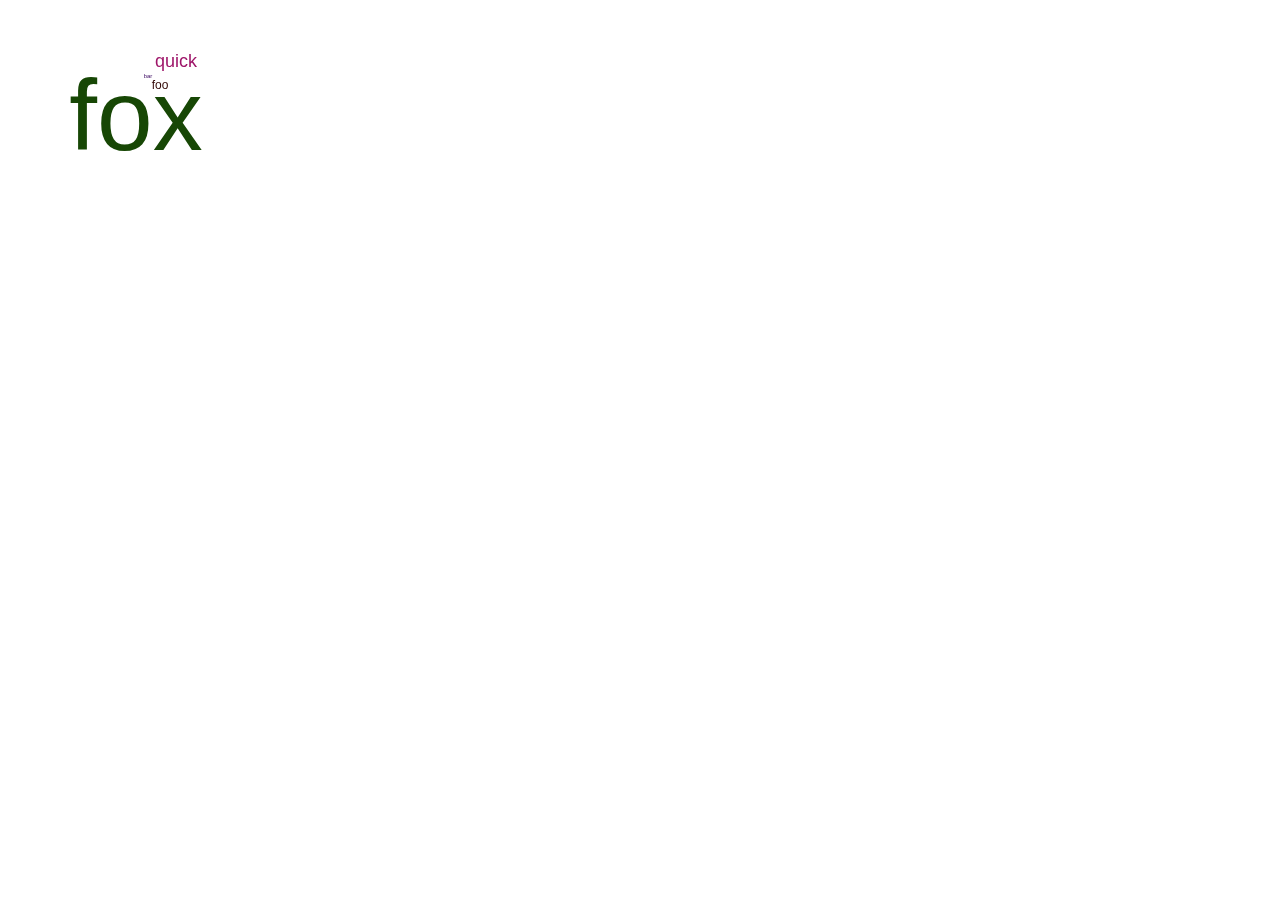
<file: docs/site_libs/wordcloud2-1.1.1/wordcloud2.html>
<!DOCTYPE html>

<html>

<head>
    <title>test.R</title>
    <script src="./wordcloud2.js", type="text/javascript"></script>
    </head>
    <body>
        <canvas id="my_canvas"></canvas>
        <script type="text/javascript">
            WordCloud(document.getElementById('my_canvas'), { list: [['foo', 12], ['bar', 6], ['quick',18],['fox',100]] } );</script>
    </body>
</file>
<file: docs/site_libs/quarto-html/tippy.css>
.tippy-box[data-animation=fade][data-state=hidden]{opacity:0}[data-tippy-root]{max-width:calc(100vw - 10px)}.tippy-box{position:relative;background-color:#333;color:#fff;border-radius:4px;font-size:14px;line-height:1.4;white-space:normal;outline:0;transition-property:transform,visibility,opacity}.tippy-box[data-placement^=top]>.tippy-arrow{bottom:0}.tippy-box[data-placement^=top]>.tippy-arrow:before{bottom:-7px;left:0;border-width:8px 8px 0;border-top-color:initial;transform-origin:center top}.tippy-box[data-placement^=bottom]>.tippy-arrow{top:0}.tippy-box[data-placement^=bottom]>.tippy-arrow:before{top:-7px;left:0;border-width:0 8px 8px;border-bottom-color:initial;transform-origin:center bottom}.tippy-box[data-placement^=left]>.tippy-arrow{right:0}.tippy-box[data-placement^=left]>.tippy-arrow:before{border-width:8px 0 8px 8px;border-left-color:initial;right:-7px;transform-origin:center left}.tippy-box[data-placement^=right]>.tippy-arrow{left:0}.tippy-box[data-placement^=right]>.tippy-arrow:before{left:-7px;border-width:8px 8px 8px 0;border-right-color:initial;transform-origin:center right}.tippy-box[data-inertia][data-state=visible]{transition-timing-function:cubic-bezier(.54,1.5,.38,1.11)}.tippy-arrow{width:16px;height:16px;color:#333}.tippy-arrow:before{content:"";position:absolute;border-color:transparent;border-style:solid}.tippy-content{position:relative;padding:5px 9px;z-index:1}
</file>
<file: docs/site_libs/quarto-html/quarto-syntax-highlighting.css>
/* quarto syntax highlight colors */
:root {
  --quarto-hl-ot-color: #003B4F;
  --quarto-hl-at-color: #657422;
  --quarto-hl-ss-color: #20794D;
  --quarto-hl-an-color: #5E5E5E;
  --quarto-hl-fu-color: #4758AB;
  --quarto-hl-st-color: #20794D;
  --quarto-hl-cf-color: #003B4F;
  --quarto-hl-op-color: #5E5E5E;
  --quarto-hl-er-color: #AD0000;
  --quarto-hl-bn-color: #AD0000;
  --quarto-hl-al-color: #AD0000;
  --quarto-hl-va-color: #111111;
  --quarto-hl-bu-color: inherit;
  --quarto-hl-ex-color: inherit;
  --quarto-hl-pp-color: #AD0000;
  --quarto-hl-in-color: #5E5E5E;
  --quarto-hl-vs-color: #20794D;
  --quarto-hl-wa-color: #5E5E5E;
  --quarto-hl-do-color: #5E5E5E;
  --quarto-hl-im-color: #00769E;
  --quarto-hl-ch-color: #20794D;
  --quarto-hl-dt-color: #AD0000;
  --quarto-hl-fl-color: #AD0000;
  --quarto-hl-co-color: #5E5E5E;
  --quarto-hl-cv-color: #5E5E5E;
  --quarto-hl-cn-color: #8f5902;
  --quarto-hl-sc-color: #5E5E5E;
  --quarto-hl-dv-color: #AD0000;
  --quarto-hl-kw-color: #003B4F;
}

/* other quarto variables */
:root {
  --quarto-font-monospace: SFMono-Regular, Menlo, Monaco, Consolas, "Liberation Mono", "Courier New", monospace;
}

pre > code.sourceCode > span {
  color: #003B4F;
}

code span {
  color: #003B4F;
}

code.sourceCode > span {
  color: #003B4F;
}

div.sourceCode,
div.sourceCode pre.sourceCode {
  color: #003B4F;
}

code span.ot {
  color: #003B4F;
  font-style: inherit;
}

code span.at {
  color: #657422;
  font-style: inherit;
}

code span.ss {
  color: #20794D;
  font-style: inherit;
}

code span.an {
  color: #5E5E5E;
  font-style: inherit;
}

code span.fu {
  color: #4758AB;
  font-style: inherit;
}

code span.st {
  color: #20794D;
  font-style: inherit;
}

code span.cf {
  color: #003B4F;
  font-style: inherit;
}

code span.op {
  color: #5E5E5E;
  font-style: inherit;
}

code span.er {
  color: #AD0000;
  font-style: inherit;
}

code span.bn {
  color: #AD0000;
  font-style: inherit;
}

code span.al {
  color: #AD0000;
  font-style: inherit;
}

code span.va {
  color: #111111;
  font-style: inherit;
}

code span.bu {
  font-style: inherit;
}

code span.ex {
  font-style: inherit;
}

code span.pp {
  color: #AD0000;
  font-style: inherit;
}

code span.in {
  color: #5E5E5E;
  font-style: inherit;
}

code span.vs {
  color: #20794D;
  font-style: inherit;
}

code span.wa {
  color: #5E5E5E;
  font-style: italic;
}

code span.do {
  color: #5E5E5E;
  font-style: italic;
}

code span.im {
  color: #00769E;
  font-style: inherit;
}

code span.ch {
  color: #20794D;
  font-style: inherit;
}

code span.dt {
  color: #AD0000;
  font-style: inherit;
}

code span.fl {
  color: #AD0000;
  font-style: inherit;
}

code span.co {
  color: #5E5E5E;
  font-style: inherit;
}

code span.cv {
  color: #5E5E5E;
  font-style: italic;
}

code span.cn {
  color: #8f5902;
  font-style: inherit;
}

code span.sc {
  color: #5E5E5E;
  font-style: inherit;
}

code span.dv {
  color: #AD0000;
  font-style: inherit;
}

code span.kw {
  color: #003B4F;
  font-style: inherit;
}

.prevent-inlining {
  content: "</";
}

/*# sourceMappingURL=debc5d5d77c3f9108843748ff7464032.css.map */
</file>
<file: docs/styles.css>
/* css styles */
</file>
